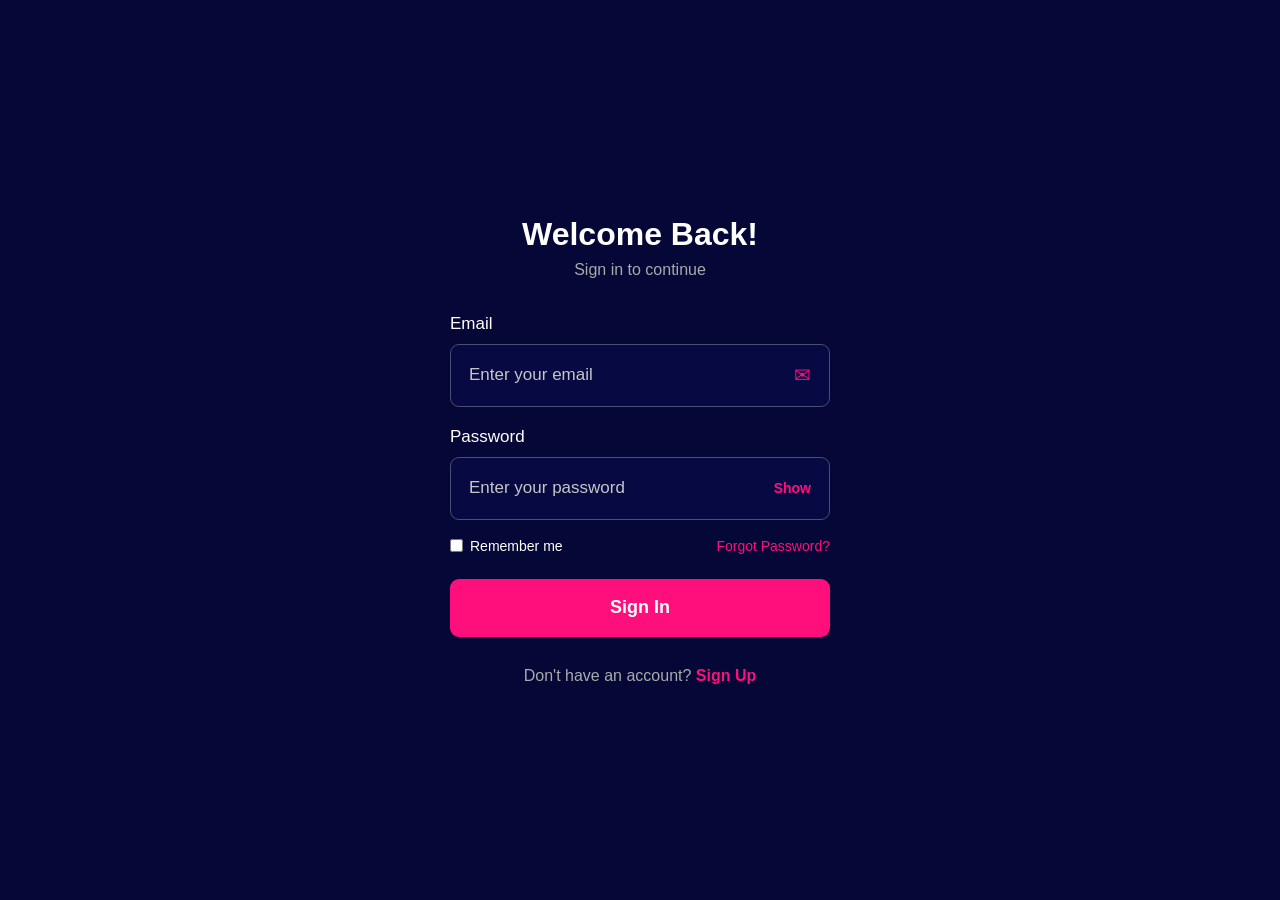
<file: login.html>
<!DOCTYPE html>
<html lang="en">
<head>
    <meta charset="UTF-8">
    <meta name="viewport" content="width=device-width, initial-scale=1.0">
    <title>Log In</title>
    <link rel="stylesheet" href="auth.css">
</head>

<body>

    <div class="container">

        <div class="form-box">

            <h1>Welcome Back!</h1>
            <p class="subtitle">Sign in to continue</p>

            <form id="loginForm">

                <label for="email">Email</label>

                <div class="input-box">
                    <input
                        type="email"
                        id="email"
                        placeholder="Enter your email"
                        required
                    >

                    <span class="icon">✉</span>
                </div>


                <label for="password">Password</label>

                <div class="input-box">

                    <input
                        type="password"
                        id="password"
                        placeholder="Enter your password"
                        required
                    >

                    <button
                        type="button"
                        class="show-password"
                        onclick="togglePassword()"
                    >
                        Show
                    </button>

                </div>


                <div class="options">

                    <label class="remember">
                        <input type="checkbox">
                        Remember me
                    </label>

                    <a href="#">Forgot Password?</a>

                </div>


                <button type="submit" class="main-button">
                    Sign In
                </button>

            </form>


            <p class="switch">
                Don't have an account?
                <a href="signup.html" target="_blank">
                    Sign Up
                </a>
            </p>

        </div>

    </div>


    <script>

        function togglePassword() {

            const password = document.getElementById("password");
            const button = document.querySelector(".show-password");

            if (password.type === "password") {

                password.type = "text";
                button.textContent = "Hide";

            } else {

                password.type = "password";
                button.textContent = "Show";

            }
        }


        document.getElementById("loginForm").addEventListener("submit", function(event) {

            event.preventDefault();

            alert("Login successful!");

        });

    </script>

</body>
</html>
</file>
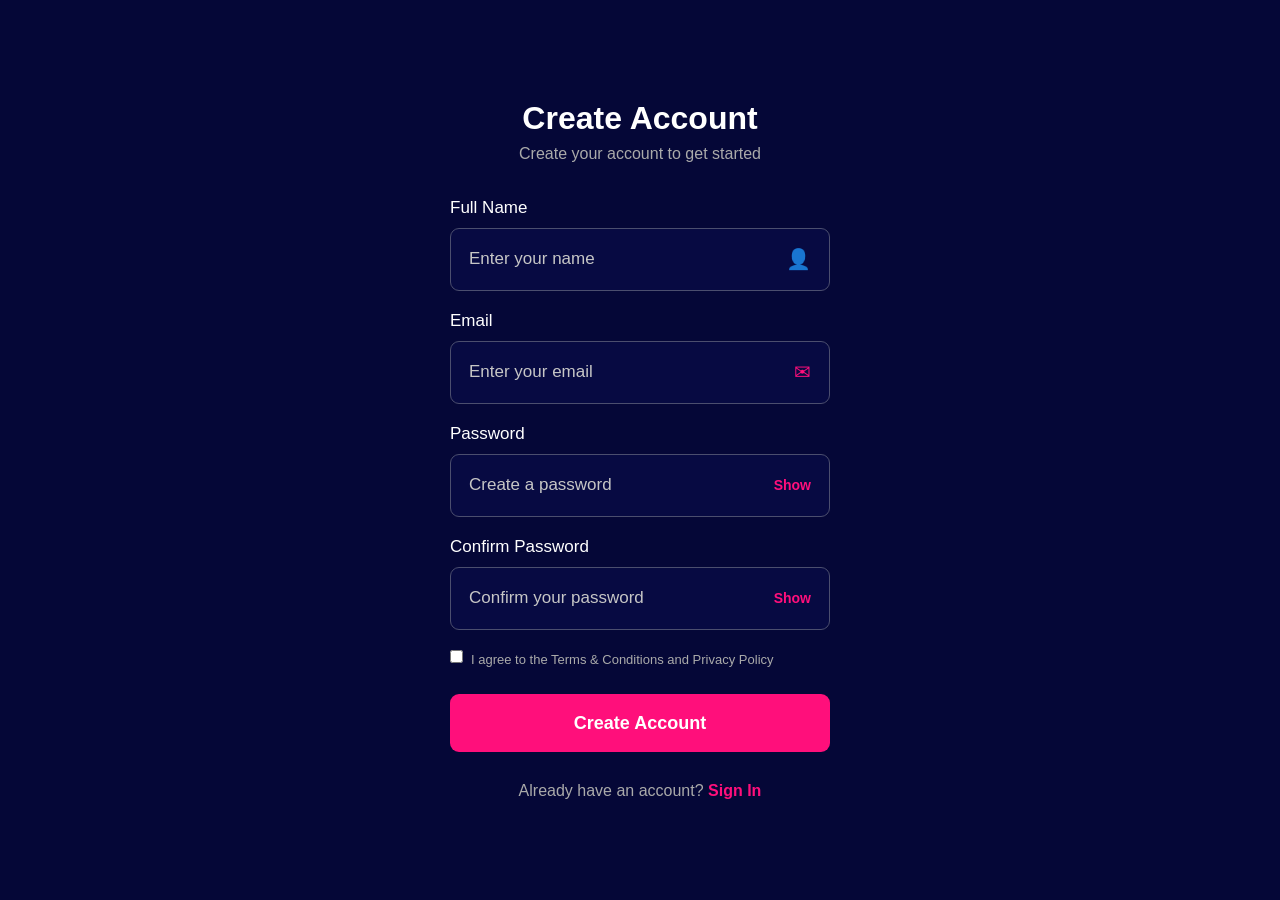
<file: signup.html>
<!DOCTYPE html>
<html lang="en">
<head>
    <meta charset="UTF-8">
    <meta name="viewport" content="width=device-width, initial-scale=1.0">
    <title>Sign Up</title>
    <link rel="stylesheet" href="auth.css">
</head>

<body>

    <div class="container">

        <div class="form-box">

            <h1>Create Account</h1>
            <p class="subtitle">Create your account to get started</p>

            <form>

                <label>Full Name</label>

                <div class="input-box">
                    <input
                        type="text"
                        placeholder="Enter your name"
                        required
                    >
                    <span class="icon">👤</span>
                </div>


                <label>Email</label>

                <div class="input-box">
                    <input
                        type="email"
                        placeholder="Enter your email"
                        required
                    >
                    <span class="icon">✉</span>
                </div>


                <label>Password</label>

                <div class="input-box">
                    <input
                        type="password"
                        id="signupPassword"
                        placeholder="Create a password"
                        required
                    >

                    <button
                        type="button"
                        class="show-password"
                        onclick="togglePassword('signupPassword', this)"
                    >
                        Show
                    </button>
                </div>


                <label>Confirm Password</label>

                <div class="input-box">
                    <input
                        type="password"
                        id="confirmPassword"
                        placeholder="Confirm your password"
                        required
                    >

                    <button
                        type="button"
                        class="show-password"
                        onclick="togglePassword('confirmPassword', this)"
                    >
                        Show
                    </button>
                </div>


                <label class="terms">
                    <input type="checkbox" required>

                    <span>
                        I agree to the Terms & Conditions
                        and Privacy Policy
                    </span>
                </label>


                <button type="submit" class="main-button">
                    Create Account
                </button>

            </form>


            <p class="switch">
                Already have an account?
                <a href="login.html">Sign In</a>
            </p>

        </div>

    </div>


    <script>

        function togglePassword(id, button) {

            const password = document.getElementById(id);

            if (password.type === "password") {

                password.type = "text";
                button.textContent = "Hide";

            } else {

                password.type = "password";
                button.textContent = "Show";

            }
        }

    </script>

</body>
</html>
</file>
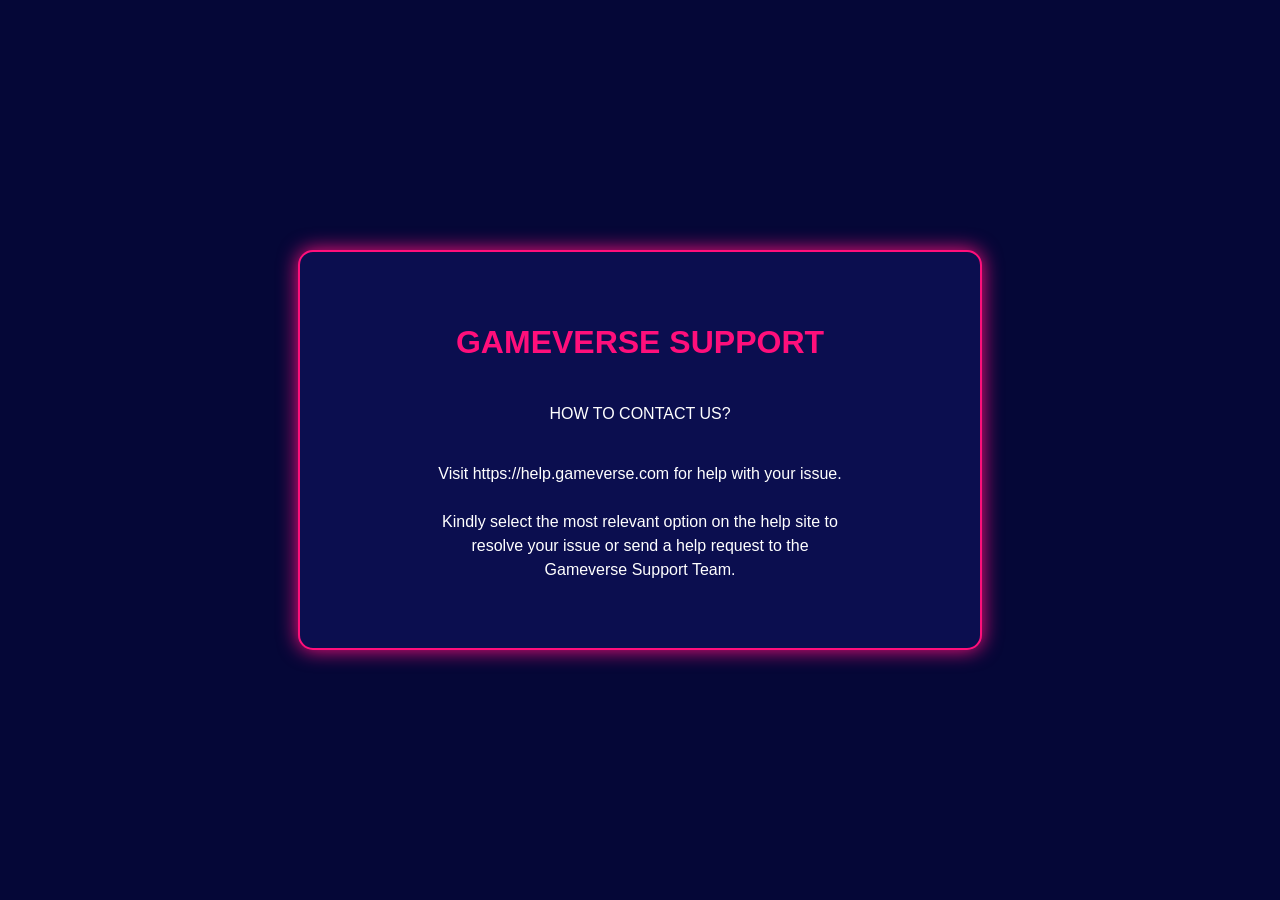
<file: support.html>
<!DOCTYPE html>
<html>
<head>
<style>
body {
    background-color: #050737;
    margin: 0;
    min-height: 100vh;

    display: flex;
    justify-content: center;
    align-items: center;
}

.container {
    background-color: #0b0e4f;
    border: 2px solid #ff0f7b;
    border-radius: 15px;
    padding: 40px;
    width: 600px;
    text-align: center;
    box-shadow: 0 0 20px #ff0f7b;
}

h1 {
    color: #ff0f7b;
    font-family: Arial, sans-serif;
    padding: 10px;
}

p {
    color: white;
    font-family: Arial, sans-serif;
    padding: 10px;
    line-height: 1.5;
}
</style>
</head>

<body>

<div class="container">

    <h1>GAMEVERSE SUPPORT</h1>

    <p>HOW TO CONTACT US?</p>

    <p>
        Visit https://help.gameverse.com for help with your issue.
        <br><br>
        Kindly select the most relevant option on the help site to
        <br>
        resolve your issue or send a help request to the
        <br>
        Gameverse Support Team.
    </p>

</div>

</body>
</html>
</file>
<file: auth.css>
* {
    margin: 0;
    padding: 0;
    box-sizing: border-box;
    font-family: Arial, sans-serif;
}

body {
    min-height: 100vh;
    display: flex;
    justify-content: center;
    align-items: center;
    background: #050737;
    color: white;
}

.container {
    width: 450px;
    padding: 35px;
}

.form-box {
    width: 100%;
}

h1 {
    text-align: center;
    font-size: 32px;
    margin-bottom: 8px;
}

.subtitle {
    text-align: center;
    color: #aaa;
    margin-bottom: 35px;
}

form > label {
    display: block;
    font-size: 17px;
    margin-top: 20px;
    margin-bottom: 10px;
}

.input-box {
    width: 100%;
    height: 63px;
    display: flex;
    align-items: center;
    padding: 0 18px;
    background: #070a42;
    border: 1px solid #4b4e6e;
    border-radius: 9px;
}

.input-box:focus-within {
    border-color: #ff0f7b;
    box-shadow: 0 0 8px rgba(255, 15, 123, 0.3);
}

.input-box input {
    width: 100%;
    height: 100%;
    border: none;
    outline: none;
    background: transparent;
    color: white;
    font-size: 17px;
}

.input-box input::placeholder {
    color: #c6c6c6;
}

.icon {
    color: #ff0f7b;
    font-size: 20px;
    margin-left: 10px;
}

.show-password {
    border: none;
    background: transparent;
    color: #ff0f7b;
    cursor: pointer;
    font-size: 14px;
    font-weight: bold;
}

.show-password:hover {
    color: white;
}

.options {
    display: flex;
    justify-content: space-between;
    align-items: center;
    margin: 18px 0 25px;
    font-size: 14px;
}

.remember {
    display: flex;
    align-items: center;
    gap: 7px;
}

.options a {
    color: #ff0f7b;
    text-decoration: none;
}

.options a:hover {
    text-decoration: underline;
}

input[type="checkbox"] {
    accent-color: #ff0f7b;
    cursor: pointer;
}

.main-button {
    width: 100%;
    height: 58px;
    border: none;
    border-radius: 9px;
    background: #ff0f7b;
    color: white;
    font-size: 18px;
    font-weight: bold;
    cursor: pointer;
}

.main-button:hover {
    background: #e90b6e;
    transform: translateY(-2px);
    box-shadow: 0 5px 15px rgba(255, 15, 123, 0.3);
}

.switch {
    text-align: center;
    margin-top: 30px;
    color: #aaa;
}

.switch a {
    color: #ff0f7b;
    font-weight: bold;
    text-decoration: none;
}

.switch a:hover {
    text-decoration: underline;
}

.terms {
    display: flex;
    align-items: flex-start;
    gap: 8px;
    font-size: 13px;
    line-height: 1.5;
    margin: 20px 0 25px;
    color: #aaa;
}

@media (max-width: 500px) {

    .container {
        width: 100%;
        padding: 25px;
    }

    h1 {
        font-size: 27px;
    }

    .input-box {
        height: 58px;
    }
}
</file>
